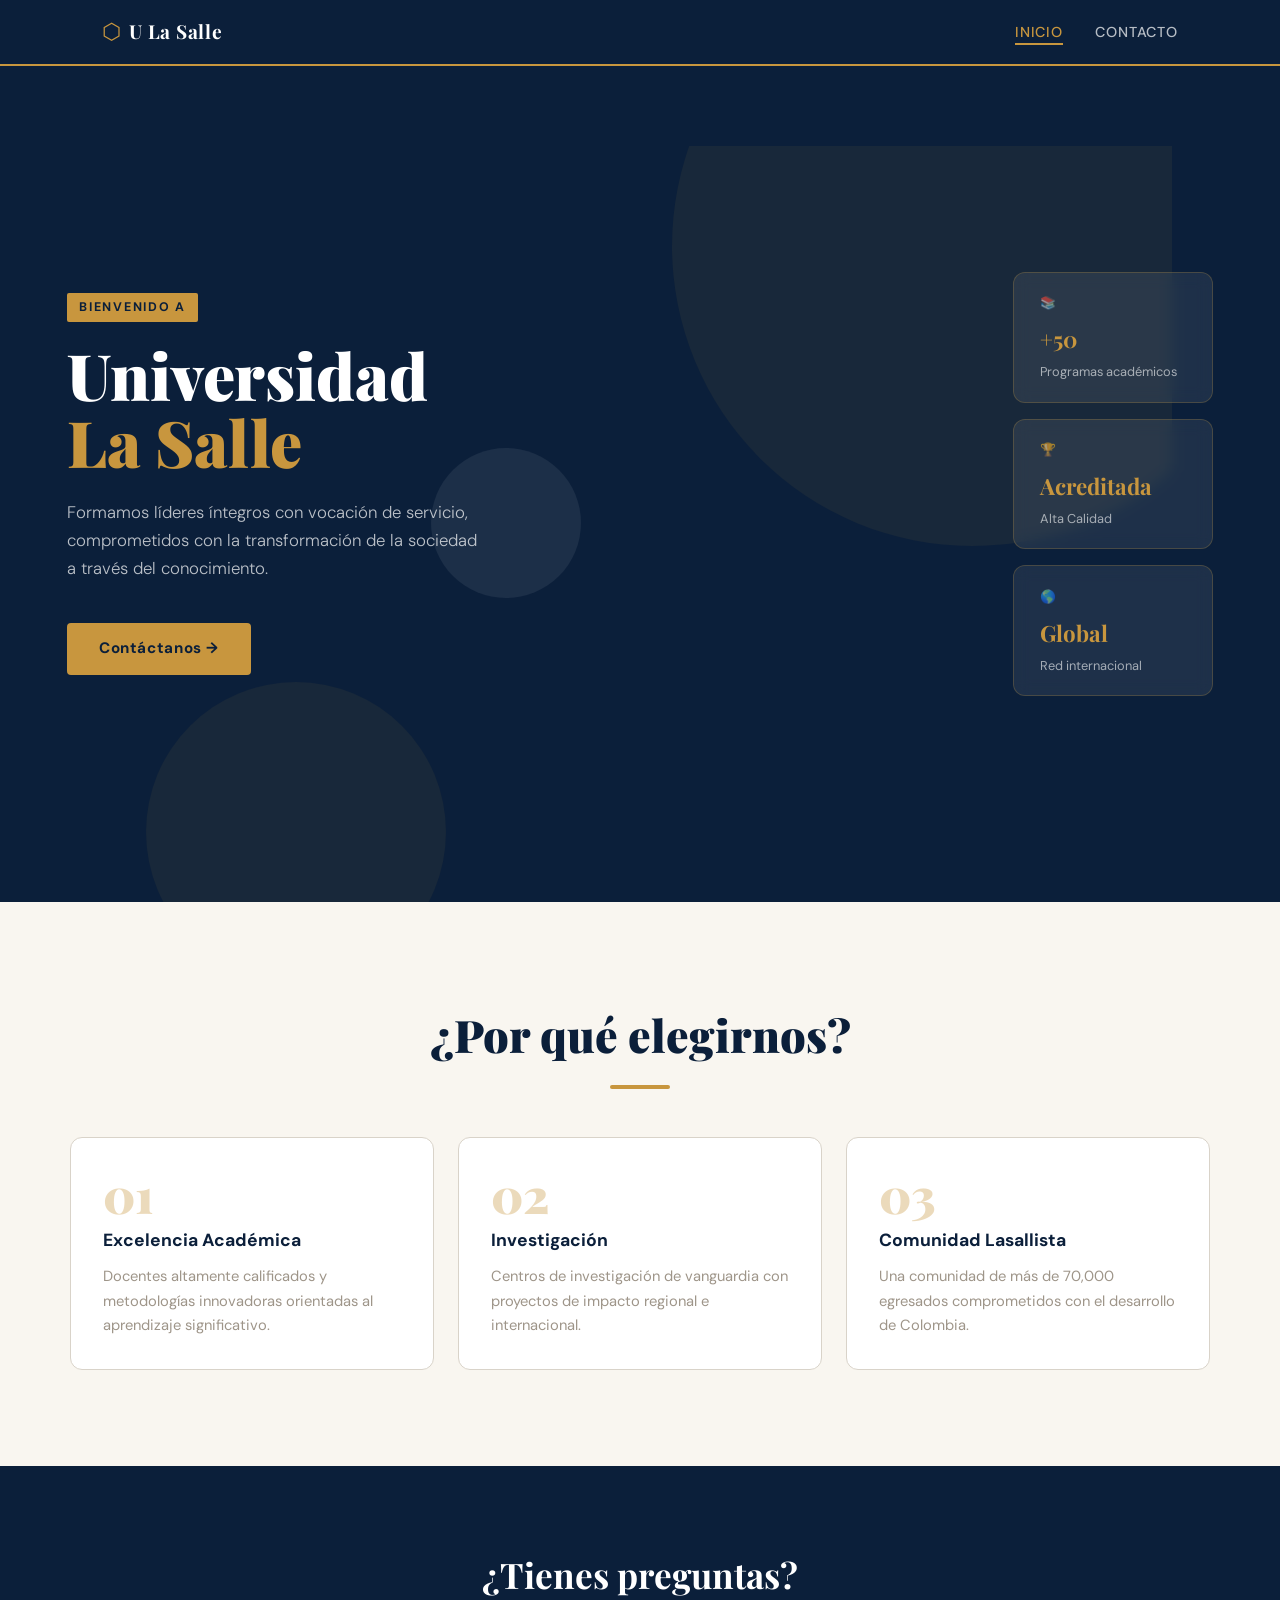
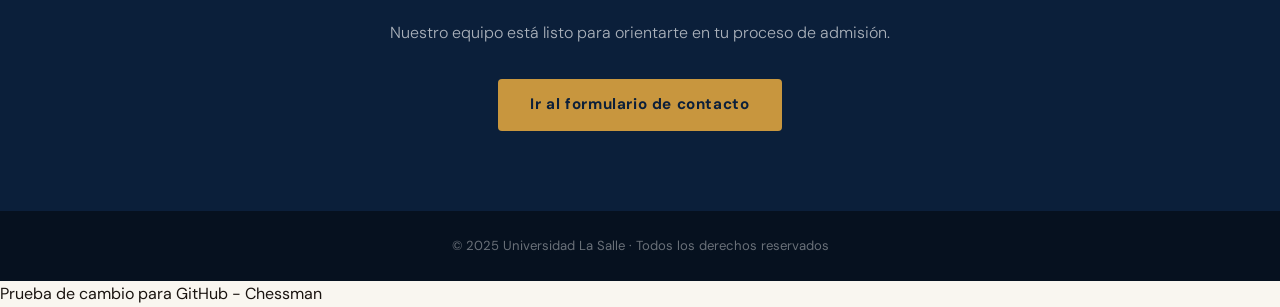
<file: index.html>
<!DOCTYPE html>
<html lang="es">
<head>
  <meta charset="UTF-8" />
  <meta name="viewport" content="width=device-width, initial-scale=1.0" />
  <title>Formulario de Contacto — U La Salle</title>
  <link rel="preconnect" href="https://fonts.googleapis.com" />
  <link href="https://fonts.googleapis.com/css2?family=Playfair+Display:wght@700;900&family=DM+Sans:wght@300;400;500&display=swap" rel="stylesheet" />
  <link rel="stylesheet" href="css/style.css" />
</head>
<body>

  <!-- NAVBAR -->
  <nav class="navbar">
    <div class="nav-inner">
      <div class="nav-logo">
        <span class="logo-icon">⬡</span>
        <span class="logo-text">U La Salle</span>
      </div>
      <ul class="nav-links">
        <li><a href="index.html" class="active">Inicio</a></li>
        <li><a href="contacto.html">Contacto</a></li>
      </ul>
    </div>
  </nav>

  <!-- HERO -->
  <header class="hero">
    <div class="hero-bg">
      <div class="circle c1"></div>
      <div class="circle c2"></div>
      <div class="circle c3"></div>
    </div>
    <div class="hero-content">
      <p class="hero-eyebrow">Bienvenido a</p>
      <h1 class="hero-title">Universidad<br /><em>La Salle</em></h1>
      <p class="hero-subtitle">
        Formamos líderes íntegros con vocación de servicio, comprometidos con la
        transformación de la sociedad a través del conocimiento.
      </p>
      <a href="contacto.html" class="btn-primary">Contáctanos →</a>
    </div>
    <div class="hero-visual">
      <div class="card-float card-a">
        <span class="card-icon">📚</span>
        <strong>+50</strong>
        <span>Programas académicos</span>
      </div>
      <div class="card-float card-b">
        <span class="card-icon">🏆</span>
        <strong>Acreditada</strong>
        <span>Alta Calidad</span>
      </div>
      <div class="card-float card-c">
        <span class="card-icon">🌎</span>
        <strong>Global</strong>
        <span>Red internacional</span>
      </div>
    </div>
  </header>

  <!-- SECCIÓN INFO -->
  <section class="info-section">
    <div class="container">
      <h2 class="section-title">¿Por qué elegirnos?</h2>
      <div class="cards-grid">
        <div class="info-card">
          <div class="card-num">01</div>
          <h3>Excelencia Académica</h3>
          <p>Docentes altamente calificados y metodologías innovadoras orientadas al aprendizaje significativo.</p>
        </div>
        <div class="info-card">
          <div class="card-num">02</div>
          <h3>Investigación</h3>
          <p>Centros de investigación de vanguardia con proyectos de impacto regional e internacional.</p>
        </div>
        <div class="info-card">
          <div class="card-num">03</div>
          <h3>Comunidad Lasallista</h3>
          <p>Una comunidad de más de 70,000 egresados comprometidos con el desarrollo de Colombia.</p>
        </div>
      </div>
    </div>
  </section>

  <!-- CTA FINAL -->
  <section class="cta-section">
    <div class="container">
      <h2>¿Tienes preguntas?</h2>
      <p>Nuestro equipo está listo para orientarte en tu proceso de admisión.</p>
      <a href="contacto.html" class="btn-primary">Ir al formulario de contacto</a>
    </div>
  </section>

  <!-- FOOTER -->
  <footer class="footer">
    <p>© 2025 Universidad La Salle · Todos los derechos reservados</p>
  </footer>

  <script src="js/main.js"></script>
</body>
</html>
<p>Prueba de cambio para GitHub - Chessman</p>
</file>
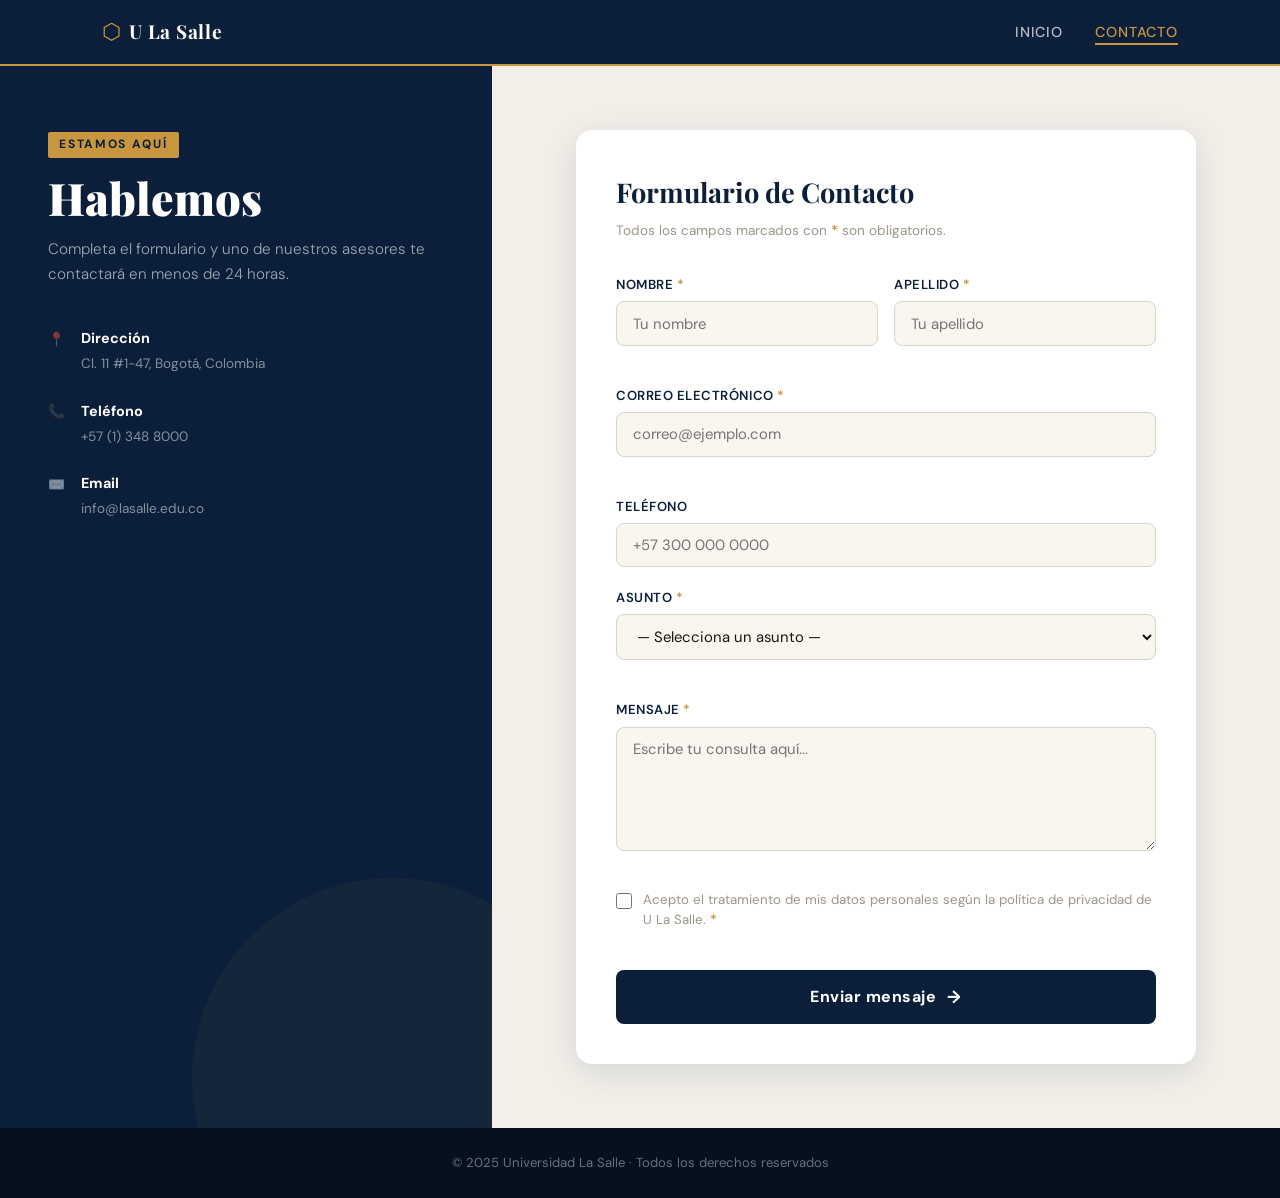
<file: contacto.html>
<!DOCTYPE html>
<html lang="es">
<head>
  <meta charset="UTF-8" />
  <meta name="viewport" content="width=device-width, initial-scale=1.0" />
  <title>Contacto — U La Salle</title>
  <link rel="preconnect" href="https://fonts.googleapis.com" />
  <link href="https://fonts.googleapis.com/css2?family=Playfair+Display:wght@700;900&family=DM+Sans:wght@300;400;500&display=swap" rel="stylesheet" />
  <link rel="stylesheet" href="css/style.css" />
</head>
<body class="contact-page">

  <nav class="navbar">
    <div class="nav-inner">
      <div class="nav-logo">
        <span class="logo-icon">⬡</span>
        <span class="logo-text">U La Salle</span>
      </div>
      <ul class="nav-links">
        <li><a href="index.html">Inicio</a></li>
        <li><a href="contacto.html" class="active">Contacto</a></li>
      </ul>
    </div>
  </nav>

  <main class="contact-main">
    <aside class="contact-aside">
      <div class="aside-inner">
        <p class="aside-eyebrow">Estamos aquí</p>
        <h2 class="aside-title">Hablemos</h2>
        <p class="aside-text">
          Completa el formulario y uno de nuestros asesores te contactará en menos de 24 horas.
        </p>

        <div class="contact-info-list">
          <div class="contact-info-item">
            <span class="ci-icon">📍</span>
            <div>
              <strong>Dirección</strong>
              <span>Cl. 11 #1-47, Bogotá, Colombia</span>
            </div>
          </div>
          <div class="contact-info-item">
            <span class="ci-icon">📞</span>
            <div>
              <strong>Teléfono</strong>
              <span>+57 (1) 348 8000</span>
            </div>
          </div>
          <div class="contact-info-item">
            <span class="ci-icon">✉️</span>
            <div>
              <strong>Email</strong>
              <span>info@lasalle.edu.co</span>
            </div>
          </div>
        </div>
      </div>
    </aside>
    <section class="contact-form-wrap">
      <div class="form-card">
        <h3 class="form-title">Formulario de Contacto</h3>
        <p class="form-subtitle">Todos los campos marcados con <span class="req">*</span> son obligatorios.</p>

        <div id="form-message" class="form-message hidden"></div>

        <form id="contactForm" novalidate>
          <div class="form-row">
            <div class="form-group">
              <label for="nombre" title="Ingresa tus nombres completos">Nombre <span class="req">*</span></label>
              <input type="text" id="nombre" name="nombre" placeholder="Tu nombre" required />
              <span class="error-msg" id="err-nombre"></span>
            </div>
            <div class="form-group">
              <label for="apellido" title="Ingresa tus apellidos completos">Apellido <span class="req">*</span></label>
              <input type="text" id="apellido" name="apellido" placeholder="Tu apellido" required />
              <span class="error-msg" id="err-apellido"></span>
            </div>
          </div>

          <div class="form-group">
            <label for="email" title="Usa un correo que revises frecuentemente">Correo electrónico <span class="req">*</span></label>
            <input type="email" id="email" name="email" placeholder="correo@ejemplo.com" required />
            <span class="error-msg" id="err-email"></span>
          </div>

          <div class="form-group">
            <label for="telefono" title="Incluye el código de área si estás fuera de Colombia">Teléfono</label>
            <input type="tel" id="telefono" name="telefono" placeholder="+57 300 000 0000" />
          </div>
          <div class="form-group">
            <label for="asunto" title="Elige el departamento adecuado para agilizar tu consulta">Asunto <span class="req">*</span></label>
            <select id="asunto" name="asunto" required>
              <option value="">— Selecciona un asunto —</option>
              <option value="admisiones">Admisiones e Inscripciones</option>
              <option value="becas">Becas y Financiamiento</option>
              <option value="programas">Información de Programas</option>
              <option value="otro">Otro</option>
            </select>
            <span class="error-msg" id="err-asunto"></span>
          </div>

          <div class="form-group">
            <label for="mensaje" title="Trata de ser lo más específico posible con tu requerimiento">Mensaje <span class="req">*</span></label>
            <textarea id="mensaje" name="mensaje" rows="5" placeholder="Escribe tu consulta aquí..." required></textarea>
            <span class="error-msg" id="err-mensaje"></span>
          </div>

          <div class="form-check">
            <input type="checkbox" id="terminos" name="terminos" required />
            <label for="terminos" title="Es obligatorio aceptar nuestra política de privacidad para contactarnos">Acepto el tratamiento de mis datos personales según la política de privacidad de U La Salle. <span class="req">*</span></label>
          </div>
          <span class="error-msg" id="err-terminos"></span>

          <button type="submit" class="btn-submit" id="submitBtn">
            <span class="btn-text">Enviar mensaje</span>
            <span class="btn-icon">→</span>
          </button>
        </form>
      </div>
    </section>
  </main>

  <footer class="footer">
    <p>© 2025 Universidad La Salle · Todos los derechos reservados</p>
  </footer>

<script src="js/main.js?v=3"></script>
</body>
</html>
</file>
<file: css/style.css>
/* ============================================
   FORMULARIO DE CONTACTO — U LA SALLE
   Estilo: Editorial elegante / Institucional
   ============================================ */

/* ---- VARIABLES ---- */
:root {
  --navy:    #0B1F3A;
  --gold:    #C8963E;
  --gold-lt: #E8B96A;
  --cream:   #F9F6F0;
  --white:   #FFFFFF;
  --gray-1:  #F2EFE9;
  --gray-2:  #D9D3C9;
  --gray-3:  #9E9589;
  --text:    #1A1410;
  --radius:  12px;
  --shadow:  0 8px 32px rgba(11,31,58,.12);
  --font-display: 'Playfair Display', Georgia, serif;
  --font-body:    'DM Sans', sans-serif;
}

/* ---- RESET BASE ---- */
*, *::before, *::after { box-sizing: border-box; margin: 0; padding: 0; }
html { scroll-behavior: smooth; }
body {
  font-family: var(--font-body);
  background: var(--cream);
  color: var(--text);
  line-height: 1.65;
  -webkit-font-smoothing: antialiased;
}

/* ---- NAVBAR ---- */
.navbar {
  position: sticky;
  top: 0;
  z-index: 100;
  background: var(--navy);
  border-bottom: 2px solid var(--gold);
}
.nav-inner {
  max-width: 1140px;
  margin: 0 auto;
  padding: 0 2rem;
  height: 64px;
  display: flex;
  align-items: center;
  justify-content: space-between;
}
.nav-logo {
  display: flex;
  align-items: center;
  gap: .5rem;
  text-decoration: none;
  color: var(--white);
}
.logo-icon { font-size: 1.4rem; color: var(--gold); }
.logo-text { font-family: var(--font-display); font-size: 1.2rem; font-weight: 700; color: var(--white); letter-spacing: .04em; }
.nav-links { list-style: none; display: flex; gap: 2rem; }
.nav-links a {
  text-decoration: none;
  color: rgba(255,255,255,.7);
  font-size: .9rem;
  font-weight: 500;
  letter-spacing: .06em;
  text-transform: uppercase;
  transition: color .2s;
  padding-bottom: 2px;
  border-bottom: 2px solid transparent;
}
.nav-links a:hover,
.nav-links a.active {
  color: var(--gold);
  border-bottom-color: var(--gold);
}

/* ---- HERO ---- */
.hero {
  position: relative;
  min-height: calc(100vh - 64px);
  background: var(--navy);
  display: flex;
  align-items: center;
  overflow: hidden;
  padding: 5rem 2rem;
}
.hero-bg { position: absolute; inset: 0; overflow: hidden; pointer-events: none; }
.circle {
  position: absolute;
  border-radius: 50%;
  opacity: .07;
}
.c1 { width: 600px; height: 600px; background: var(--gold); top: -200px; right: -100px; }
.c2 { width: 300px; height: 300px; background: var(--gold); bottom: -80px; left: 10%; }
.c3 { width: 150px; height: 150px; background: var(--white); top: 40%; left: 35%; }

.hero-content {
  position: relative;
  z-index: 2;
  max-width: 540px;
  flex: 1;
  max-width: 1140px;
  margin: 0 auto;
  padding: 0 1rem;
}
.hero > * { max-width: 1140px; width: 100%; }

/* Reposicionar con grid */
.hero {
  display: grid;
  grid-template-columns: 1fr 1fr;
  gap: 3rem;
  align-items: center;
}
.hero-bg { grid-column: 1 / -1; grid-row: 1; }
.hero-content { grid-column: 1; grid-row: 1; z-index: 2; padding: 2rem 2rem 2rem 6%; }
.hero-visual  { grid-column: 2; grid-row: 1; z-index: 2; padding: 2rem 6% 2rem 2rem; display: flex; flex-direction: column; gap: 1rem; align-items: flex-end; }

.hero-eyebrow {
  display: inline-block;
  background: var(--gold);
  color: var(--navy);
  font-size: .78rem;
  font-weight: 700;
  letter-spacing: .14em;
  text-transform: uppercase;
  padding: .25rem .75rem;
  border-radius: 2px;
  margin-bottom: 1.2rem;
}
.hero-title {
  font-family: var(--font-display);
  font-size: clamp(2.8rem, 5vw, 4.5rem);
  font-weight: 900;
  line-height: 1.05;
  color: var(--white);
  margin-bottom: 1.5rem;
}
.hero-title em { color: var(--gold); font-style: normal; }
.hero-subtitle {
  color: rgba(255,255,255,.72);
  font-size: 1.05rem;
  max-width: 420px;
  margin-bottom: 2.5rem;
  font-weight: 300;
}

/* ---- BOTONES ---- */
.btn-primary {
  display: inline-block;
  background: var(--gold);
  color: var(--navy);
  font-weight: 700;
  font-size: .95rem;
  letter-spacing: .04em;
  padding: .85rem 2rem;
  border-radius: 4px;
  text-decoration: none;
  transition: background .2s, transform .15s;
}
.btn-primary:hover { background: var(--gold-lt); transform: translateY(-2px); }

/* ---- FLOATING CARDS (HERO) ---- */
.card-float {
  background: rgba(255,255,255,.08);
  border: 1px solid rgba(200,150,62,.25);
  backdrop-filter: blur(8px);
  border-radius: var(--radius);
  padding: 1.2rem 1.6rem;
  display: flex;
  flex-direction: column;
  gap: .2rem;
  width: 200px;
  animation: floatUp 3s ease-in-out infinite alternate;
}
.card-float:nth-child(2) { animation-delay: .7s; }
.card-float:nth-child(3) { animation-delay: 1.4s; }
@keyframes floatUp { from { transform: translateY(0); } to { transform: translateY(-10px); } }
.card-icon { font-size: 1.5rem; margin-bottom: .3rem; }
.card-float strong { font-family: var(--font-display); font-size: 1.4rem; color: var(--gold); }
.card-float span { font-size: .8rem; color: rgba(255,255,255,.6); }

/* ---- INFO SECTION ---- */
.info-section { padding: 6rem 2rem; }
.container { max-width: 1140px; margin: 0 auto; }
.section-title {
  font-family: var(--font-display);
  font-size: clamp(2rem, 3.5vw, 3rem);
  font-weight: 900;
  color: var(--navy);
  text-align: center;
  margin-bottom: 3rem;
  position: relative;
}
.section-title::after {
  content: '';
  display: block;
  width: 60px;
  height: 4px;
  background: var(--gold);
  margin: .8rem auto 0;
  border-radius: 2px;
}
.cards-grid {
  display: grid;
  grid-template-columns: repeat(auto-fit, minmax(260px, 1fr));
  gap: 1.5rem;
}
.info-card {
  background: var(--white);
  border: 1px solid var(--gray-2);
  border-radius: var(--radius);
  padding: 2rem;
  transition: box-shadow .2s, transform .2s;
}
.info-card:hover { box-shadow: var(--shadow); transform: translateY(-4px); }
.card-num {
  font-family: var(--font-display);
  font-size: 3rem;
  font-weight: 900;
  color: var(--gold);
  opacity: .35;
  line-height: 1;
  margin-bottom: .5rem;
}
.info-card h3 { font-size: 1.1rem; font-weight: 700; color: var(--navy); margin-bottom: .6rem; }
.info-card p { font-size: .92rem; color: var(--gray-3); }

/* ---- CTA SECTION ---- */
.cta-section {
  background: var(--navy);
  padding: 5rem 2rem;
  text-align: center;
}
.cta-section h2 {
  font-family: var(--font-display);
  font-size: 2.2rem;
  color: var(--white);
  margin-bottom: 1rem;
}
.cta-section p {
  color: rgba(255,255,255,.65);
  font-size: 1rem;
  margin-bottom: 2rem;
  font-weight: 300;
}

/* ---- FOOTER ---- */
.footer {
  background: #06111F;
  color: rgba(255,255,255,.4);
  text-align: center;
  padding: 1.5rem;
  font-size: .82rem;
}

/* ============================================
   PÁGINA DE CONTACTO
   ============================================ */
.contact-page { background: var(--gray-1); }

.contact-main {
  display: grid;
  grid-template-columns: 1fr 1.6fr;
  min-height: calc(100vh - 64px);
}

/* ASIDE */
.contact-aside {
  background: var(--navy);
  padding: 4rem 3rem;
  position: relative;
  overflow: hidden;
}
.contact-aside::before {
  content: '';
  position: absolute;
  width: 400px; height: 400px;
  background: var(--gold);
  border-radius: 50%;
  opacity: .06;
  bottom: -150px; right: -100px;
}
.aside-inner { position: relative; z-index: 1; }
.aside-eyebrow {
  display: inline-block;
  background: var(--gold);
  color: var(--navy);
  font-size: .75rem;
  font-weight: 700;
  letter-spacing: .14em;
  text-transform: uppercase;
  padding: .2rem .7rem;
  border-radius: 2px;
  margin-bottom: 1rem;
}
.aside-title {
  font-family: var(--font-display);
  font-size: 2.8rem;
  font-weight: 900;
  color: var(--white);
  line-height: 1.05;
  margin-bottom: 1rem;
}
.aside-text { color: rgba(255,255,255,.6); font-size: .95rem; font-weight: 300; margin-bottom: 2.5rem; }

.contact-info-list { display: flex; flex-direction: column; gap: 1.5rem; }
.contact-info-item {
  display: flex;
  align-items: flex-start;
  gap: 1rem;
}
.ci-icon { font-size: 1.3rem; margin-top: .1rem; }
.contact-info-item div { display: flex; flex-direction: column; gap: .15rem; }
.contact-info-item strong { color: var(--white); font-size: .9rem; }
.contact-info-item span  { color: rgba(255,255,255,.5); font-size: .85rem; }

/* FORM SECTION */
.contact-form-wrap {
  padding: 4rem 3rem;
  display: flex;
  align-items: flex-start;
  justify-content: center;
}
.form-card {
  background: var(--white);
  border-radius: 16px;
  box-shadow: var(--shadow);
  padding: 2.5rem;
  width: 100%;
  max-width: 620px;
}
.form-title {
  font-family: var(--font-display);
  font-size: 1.7rem;
  font-weight: 700;
  color: var(--navy);
  margin-bottom: .3rem;
}
.form-subtitle { font-size: .85rem; color: var(--gray-3); margin-bottom: 2rem; }
.req { color: var(--gold); font-weight: 700; }

.form-row { display: grid; grid-template-columns: 1fr 1fr; gap: 1rem; }

.form-group {
  display: flex;
  flex-direction: column;
  gap: .35rem;
  margin-bottom: 1.2rem;
}
.form-group label {
  font-size: .82rem;
  font-weight: 600;
  color: var(--navy);
  letter-spacing: .04em;
  text-transform: uppercase;
}
.form-group input,
.form-group select,
.form-group textarea {
  border: 1.5px solid var(--gray-2);
  border-radius: 8px;
  padding: .7rem 1rem;
  font-family: var(--font-body);
  font-size: .93rem;
  color: var(--text);
  background: var(--cream);
  outline: none;
  transition: border-color .2s, box-shadow .2s;
}
.form-group input:focus,
.form-group select:focus,
.form-group textarea:focus {
  border-color: var(--gold);
  box-shadow: 0 0 0 3px rgba(200,150,62,.15);
}
.form-group input.invalid,
.form-group select.invalid,
.form-group textarea.invalid {
  border-color: #D94F5C;
}
.form-group textarea { resize: vertical; min-height: 120px; }

.error-msg {
  font-size: .78rem;
  color: #D94F5C;
  min-height: .9rem;
  display: block;
}

.form-check {
  display: flex;
  align-items: flex-start;
  gap: .7rem;
  margin-bottom: .4rem;
}
.form-check input[type="checkbox"] {
  width: 16px;
  height: 16px;
  margin-top: 3px;
  flex-shrink: 0;
  accent-color: var(--gold);
}
.form-check label { font-size: .83rem; color: var(--gray-3); line-height: 1.5; }

.btn-submit {
  width: 100%;
  background: var(--navy);
  color: var(--white);
  border: none;
  padding: 1rem 2rem;
  border-radius: 8px;
  font-family: var(--font-body);
  font-size: 1rem;
  font-weight: 700;
  cursor: pointer;
  display: flex;
  align-items: center;
  justify-content: center;
  gap: .7rem;
  margin-top: 1.2rem;
  transition: background .2s, transform .15s;
  letter-spacing: .03em;
}
.btn-submit:hover { background: var(--gold); color: var(--navy); transform: translateY(-2px); }
.btn-submit:active { transform: translateY(0); }
.btn-icon { font-size: 1.1rem; transition: transform .2s; }
.btn-submit:hover .btn-icon { transform: translateX(4px); }

/* MENSAJES */
.form-message {
  padding: 1rem 1.2rem;
  border-radius: 8px;
  font-size: .9rem;
  margin-bottom: 1.2rem;
  font-weight: 500;
}
.form-message.success { background: #E8F5E9; color: #2E7D32; border: 1px solid #A5D6A7; }
.form-message.error   { background: #FFEBEE; color: #C62828; border: 1px solid #FFCDD2; }
.hidden { display: none; }

/* ---- RESPONSIVE ---- */
@media (max-width: 900px) {
  .hero { grid-template-columns: 1fr; }
  .hero-visual { display: none; }
  .hero-content { padding: 3rem 1.5rem; }
  .contact-main { grid-template-columns: 1fr; }
  .contact-aside { padding: 2.5rem 1.5rem; }
  .contact-form-wrap { padding: 2rem 1.5rem; }
  .form-row { grid-template-columns: 1fr; }
}

@media (max-width: 600px) {
  .nav-inner { padding: 0 1rem; }
  .hero-title { font-size: 2.4rem; }
}
</file>
